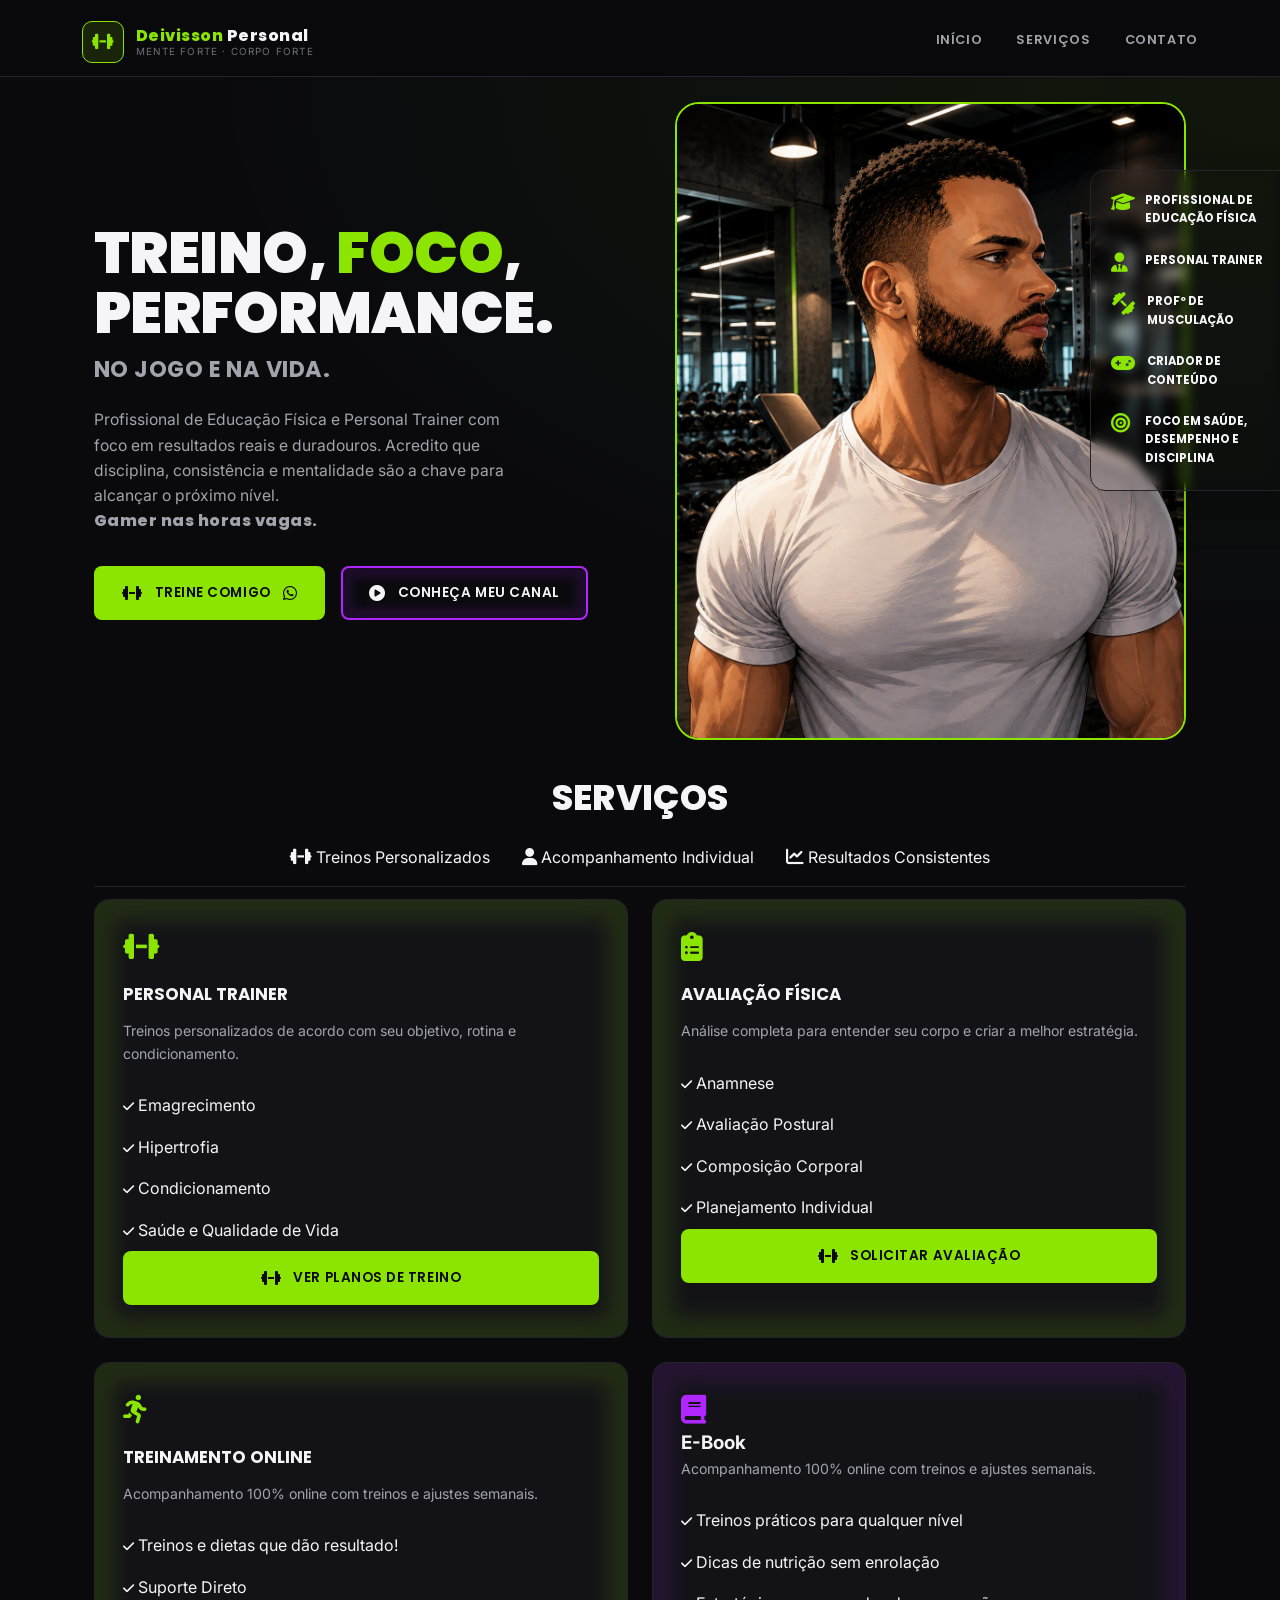
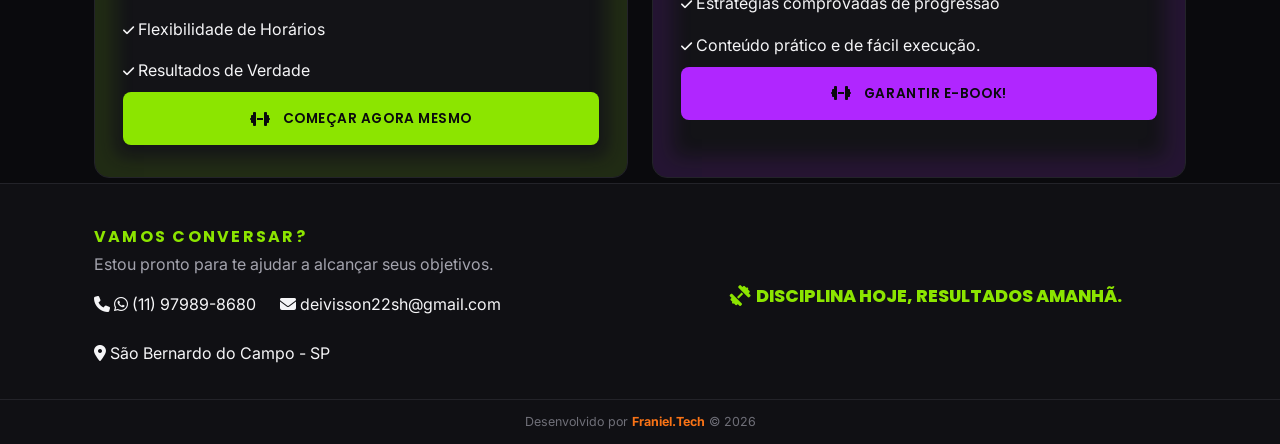
<file: index.html>
<!DOCTYPE html>
<html lang="pt-BR">
<head>
<meta charset="UTF-8">
<meta name="viewport" content="width=device-width, initial-scale=1.0">
<title>Deivisson Personal</title>
<link rel="preconnect" href="https://fonts.googleapis.com">
<link href="https://fonts.googleapis.com/css2?family=Poppins:wght@400;500;600;700;800;900&family=Inter:wght@400;500;600;700&display=swap" rel="stylesheet">
<link rel="stylesheet" href="https://cdnjs.cloudflare.com/ajax/libs/font-awesome/6.5.1/css/all.min.css">
<link rel="stylesheet" href="./style/style.css">
</head>
<body>

<header class="header" id="header" >
  <div class="container header__inner">
    <div class="logo">
      <span class="logo__icon"><i class="fa-solid fa-dumbbell"></i></span>
      <div class="logo__text">
        <span class="logo__title"><span class="dot">Deivisson</span> Personal</span>
        <span class="logo__sub">MENTE FORTE · CORPO FORTE</span>
      </div>
    </div>

    <nav class="nav" id="nav">
      <a href="#inicio" class="nav__link">INÍCIO</a>
      <a href="#servicos" class="nav__link">SERVIÇOS</a>
      <a href="#contato" class="nav__link">CONTATO</a>
    </nav>

    <button class="nav-toggle" id="navToggle" aria-label="Abrir menu">
      <i class="fa-solid fa-bars"></i>
    </button>
  </div>
</header>

<section class="hero">
  <div class="inicio" id="inicio"></div>
  <div class="container hero__grid">

    <div class="hero__content">
      <h1 class="hero__title" >
        TREINO, <span class="accent">FOCO</span>, <br>
        PERFORMANCE.
      </h1>
      <p class="hero__subtitle">NO JOGO E NA VIDA.</p>
      <p class="hero__desc">
        Profissional de Educação Física e Personal Trainer  com foco em resultados reais e duradouros. Acredito que disciplina, consistência e mentalidade são a chave para alcançar o próximo nível. <span class="logo__title"><br>Gamer nas horas vagas.</span>
      </p>

      <div class="hero__actions">
        <a id="WhatsApp" onclick="WhatsApp(this.id)" class="btn btn--primary">
          <i class="fa-solid fa-dumbbell"></i> TREINE COMIGO <i class="fa-brands fab fa-whatsapp"></i>
        </a>
        <!--<a href="#youtube" class="btn btn--outline">-->
        <a href="https://www.youtube.com/@LiroGameplays" target="_blank" class="btn btn--outline">
          <i class="fa-solid fa-circle-play"></i> CONHEÇA MEU CANAL
        </a>
        <!--<a href="./profissional/curriculo.html" target="_blank" class="btn btn--outline" style="color: rgb(255,191,0); border: 2px solid rgb(255,191,0); box-shadow: inset 0px 0px 10px 10px var(--yellow-soft);">
          <i class="fa-solid fa-circle-play"></i> VEJA MEU CURRÍCULO
        </a>-->
      </div>


    </div>

    <div class="hero__media">
      <div class="hero__frame">
       <!-- <div class="hero__placeholder">
          <i class="fa-solid fa-person-running"></i>-->
          <img src="./media/img01.png" alt="Personal trainer" class="hero__img">
        </div>

     
</section>
      
      <div class="info-card">
        <div class="info-card__item">
          <i class="fa-solid fa-graduation-cap"></i>
          <div>
            <strong>PROFISSIONAL DE EDUCAÇÃO FÍSICA</strong>
            <!--<span>CREF: 123456-G/SP</span>-->
          </div>
        </div>
        <div class="info-card__item">
          <i class="fa-solid fa-user-tie"></i>
          <div><strong>PERSONAL TRAINER</strong></div>
        </div>
        <div class="info-card__item">
          <i class="fa-solid fa-dumbbell" id="dumbbell_right"></i>
          <div><strong>PROFº DE MUSCULAÇÃO</strong></div>
        </div>
        <div class="info-card__item">
          <i class="fa-solid fa-gamepad"></i>
          <div><strong>CRIADOR DE CONTEÚDO</strong></div>
        </div>
        <div class="info-card__item">
          <i class="fa-solid fa-bullseye"></i>
          <div><strong> FOCO EM SAÚDE, DESEMPENHO E DISCIPLINA</strong></div>
        </div>
      </div>
    </div>
 
  </div>
</section>
 
<section class="services" id="servicos">
  <div class="container">
    <h2 class="section-title section-title--center">SERVIÇOS</h2>

    <ul class="hero__features">
        <li><i class="fa-solid fa-dumbbell"></i> Treinos Personalizados</li>
        <li><i class="fa-solid fa-user"></i> Acompanhamento Individual</li>
        <li><i class="fa-solid fa-chart-line"></i> Resultados Consistentes</li>
    </ul>


    <div class="services__grid">
      <div class="service-card" >
        <i class="fa-solid fa-dumbbell service-card__icon"></i>
        <h3>PERSONAL TRAINER</h3>
        <p>Treinos personalizados de acordo com seu objetivo, rotina e condicionamento.</p>
        <ul class="check-list">
          <li><i class="fa-solid fa-check"></i> Emagrecimento</li>
          <li><i class="fa-solid fa-check"></i> Hipertrofia</li>
          <li><i class="fa-solid fa-check"></i> Condicionamento</li>
          <li><i class="fa-solid fa-check"></i> Saúde e Qualidade de Vida</li>
        </ul>
          <a id="personal" onclick="WhatsApp(this.id)" class="btn btn--primary" style="width: 100%; justify-content: center;">
          <i class="fa-solid fa-dumbbell"></i> VER PLANOS DE TREINO
        </a>
      </div>
 
      <div class="service-card" >
        <i class="fa-solid fa-clipboard-list service-card__icon"></i>
        <h3>AVALIAÇÃO FÍSICA</h3>
        <p>Análise completa para entender seu corpo e criar a melhor estratégia.</p>
        <ul class="check-list">
          <li><i class="fa-solid fa-check"></i> Anamnese</li>
          <li><i class="fa-solid fa-check"></i> Avaliação Postural</li>
          <li><i class="fa-solid fa-check"></i> Composição Corporal</li>
          <li><i class="fa-solid fa-check"></i> Planejamento Individual</li>
        </ul>
          <a id="aval_fisica" onclick="WhatsApp(this.id)" class="btn btn--primary" style="width: 100%; justify-content: center;">
          <i class="fa-solid fa-dumbbell"></i> SOLICITAR AVALIAÇÃO
        </a>
      </div>
 
      <div class="service-card" >
        <i class="fa-solid fa-person-running service-card__icon"></i>
        <h3>TREINAMENTO ONLINE</h3>
        <p>Acompanhamento 100% online com treinos e ajustes semanais.</p>
        <ul class="check-list">
          <li><i class="fa-solid fa-check"></i> Treinos e dietas que dão resultado!</li>
          <li><i class="fa-solid fa-check"></i> Suporte Direto</li>
          <li><i class="fa-solid fa-check"></i> Flexibilidade de Horários</li>
          <li><i class="fa-solid fa-check"></i> Resultados de Verdade</li>
        </ul>
        <a id="treino_online" onclick="WhatsApp(this.id)" class="btn btn--primary" style="width: 100%; justify-content: center;">
          <i  class="fa-solid fa-dumbbell"></i> COMEÇAR AGORA MESMO 
        </a>
      </div>

      <div class="service-card-2" id="ebook">
        <i class="fa-solid fa-book" style="color: var(--purple); font-size: 1.8rem;"></i>
        <h3>E-Book</h3>
        <p>Acompanhamento 100% online com treinos e ajustes semanais.</p>
        <ul class="check-list">
          <li><i class="fa-solid fa-check"></i> Treinos práticos para qualquer nível</li>
          <li><i class="fa-solid fa-check"></i> Dicas de nutrição sem enrolação </li>
          <li><i class="fa-solid fa-check"></i> Estratégias comprovadas de progressão </li>
          <li><i class="fa-solid fa-check"></i> Conteúdo prático e de fácil execução. </li>
        </ul>
        <a id="ebook" onclick="WhatsApp(this.id)" class="btn btn--secondary" style="width: 100%; justify-content: center;">
          <i class="fa-solid fa-dumbbell"></i> GARANTIR E-BOOK! </i>
        </a>
      </div>

    </div>
  </div>
</section>

<footer class="footer" id="contato">
  <div class="container footer__grid">
    <div class="footer__contact">
      <span class="contacts">VAMOS CONVERSAR?</span>
      <p>Estou pronto para te ajudar a alcançar seus objetivos.</p>

      <ul class="footer__list">
        <li id="WhatsApp" onclick="WhatsApp(this.id)" ><i class="fa-solid fa-phone"> </i> <i class="fa-brands fab fa-whatsapp"> </i> (11) 97989-8680</li>
        <!--<li><i class="fa-brands fa-instagram"></i><a href="https://instagram.com/@"> @instagram</a></li>-->
        <li><i class="fa-solid fa-envelope"></i><a href="mailto:deivisson22sh@gmail.com"> deivisson22sh@gmail.com</a> </li>
        <li><i class="fa-solid fa-location-dot"></i> São Bernardo do Campo - SP</li>
      </ul>
    </div>

    <div class="footer__quote">
      <p><span class="dumbbell__icon"><i class="fa-solid fa-dumbbell" id="dumbbell_left" ></i> DISCIPLINA HOJE, RESULTADOS AMANHÃ.</p>
    </div>
  </div>

  <div class="footer__bottom">
    <div class="container" class="btn btn--outline">
      <a onclick="WhatsAppFraniel()"> Desenvolvido por <b style="color: #f97316;">Franiel.Tech</b> &copy; 2026 </a>
    </div>
  </div>
</footer>

<script src="./script/script.js"></script>
</body>
</html>
</file>
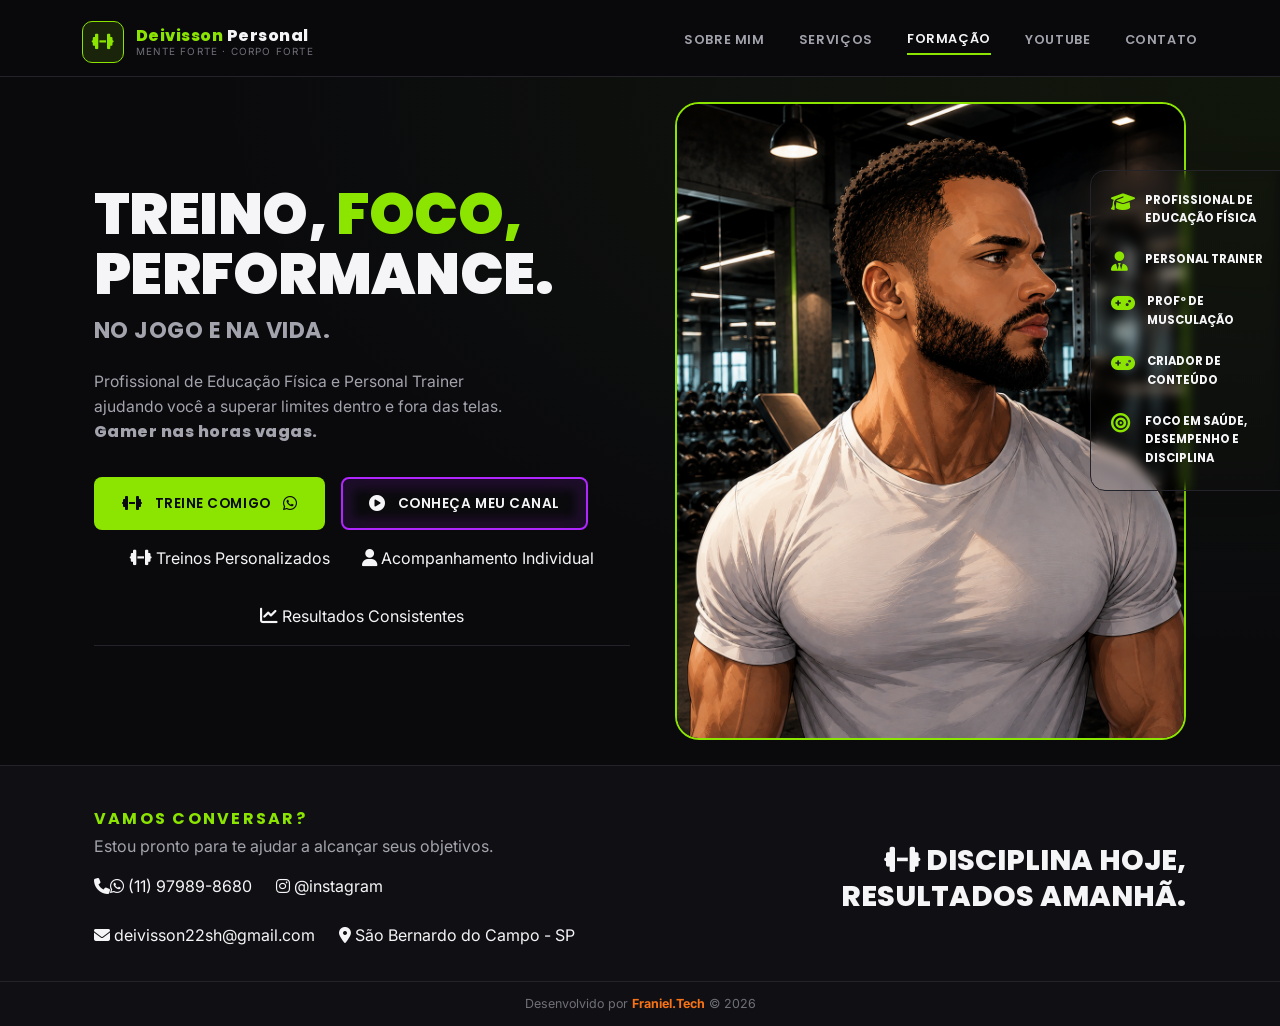
<file: home.html>
<!DOCTYPE html>
<html lang="pt-BR">
<head>
<meta charset="UTF-8">
<meta name="viewport" content="width=device-width, initial-scale=1.0">
<title>Deivisson Personal-T</title>
<link rel="preconnect" href="https://fonts.googleapis.com">
<link href="https://fonts.googleapis.com/css2?family=Poppins:wght@400;500;600;700;800;900&family=Inter:wght@400;500;600;700&display=swap" rel="stylesheet">
<link rel="stylesheet" href="https://cdnjs.cloudflare.com/ajax/libs/font-awesome/6.5.1/css/all.min.css">
<link rel="stylesheet" href="./style/style.css">
</head>
<body>

<!-- ===== HEADER ===== -->
<header class="header" id="header">
  <div class="container header__inner">
    <div class="logo">
      <span class="logo__icon"><i class="fa-solid fa-dumbbell"></i></span>
      <div class="logo__text">
        <span class="logo__title"><span class="dot">Deivisson</span> Personal</span>
        <span class="logo__sub">MENTE FORTE · CORPO FORTE</span>
      </div>
    </div>

    <nav class="nav" id="nav">
      <a href="#sobre" class="nav__link">SOBRE MIM</a>
      <a href="#servicos" class="nav__link">SERVIÇOS</a>
      <a href="#formacao" class="nav__link nav__link--active">FORMAÇÃO</a>
      <a href="#youtube" class="nav__link">YOUTUBE</a>
      <a href="#contato" class="nav__link">CONTATO</a>
    </nav>

    <button class="nav-toggle" id="navToggle" aria-label="Abrir menu">
      <i class="fa-solid fa-bars"></i>
    </button>
  </div>
</header>

<!-- ===== HERO ===== -->
<section class="hero">
  <div class="container hero__grid">

    <div class="hero__content">
      <h1 class="hero__title">
        TREINO, <span class="accent">FOCO, </span><br>
        PERFORMANCE.
      </h1>
      <p class="hero__subtitle">NO JOGO E NA VIDA.</p>
      <p class="hero__desc">
        Profissional de Educação Física e Personal Trainer ajudando você a
        superar limites dentro e fora das telas. <span class="logo__title">Gamer nas horas vagas.</span>
      </p>

      <div class="hero__actions">
        <a onclick="WhatsApp()" class="btn btn--primary">
          <i class="fa-solid fa-dumbbell"></i> TREINE COMIGO <i class="fa-brands fab fa-whatsapp"></i>
        </a>
        <!--<a href="#youtube" class="btn btn--outline">-->
        <a href="https://www.youtube.com/@LiroGameplays" target="_blank" class="btn btn--outline">
          <i class="fa-solid fa-circle-play"></i> CONHEÇA MEU CANAL
        </a>
      </div>

      <ul class="hero__features">
        <li><i class="fa-solid fa-dumbbell"></i> Treinos Personalizados</li>
        <li><i class="fa-solid fa-user"></i> Acompanhamento Individual</li>
        <li><i class="fa-solid fa-chart-line"></i> Resultados Consistentes</li>
      </ul>
    </div>

    <div class="hero__media">
      <div class="hero__frame">
       <!-- <div class="hero__placeholder">
          <i class="fa-solid fa-person-running"></i>-->
          <img src="./media/img01.png" alt="Personal trainer" class="hero__img">
        </div>

      </div>

      <div class="info-card">
        <div class="info-card__item">
          <i class="fa-solid fa-graduation-cap"></i>
          <div>
            <strong>PROFISSIONAL DE EDUCAÇÃO FÍSICA</strong>
            <!--<span>CREF: 123456-G/SP</span>-->
          </div>
        </div>
        <div class="info-card__item">
          <i class="fa-solid fa-user-tie"></i>
          <div><strong>PERSONAL TRAINER</strong></div>
        </div>
        <div class="info-card__item">
          <i class="fa-solid fa-gamepad"></i>
          <div><strong>PROFº DE MUSCULAÇÃO</strong></div>
        </div>
        <div class="info-card__item">
          <i class="fa-solid fa-gamepad"></i>
          <div><strong>CRIADOR DE CONTEÚDO</strong></div>
        </div>
        <div class="info-card__item">
          <i class="fa-solid fa-bullseye"></i>
          <div><strong>FOCO EM SAÚDE, DESEMPENHO E DISCIPLINA</strong></div>
        </div>
      </div>
    </div>

  </div>
</section>

<footer class="footer" id="contato">
  <div class="container footer__grid">
    <div class="footer__contact">
      <span class="contacts">VAMOS CONVERSAR?</span>
      <p>Estou pronto para te ajudar a alcançar seus objetivos.</p>

      <ul class="footer__list">
        <li onclick="WhatsApp()" ><i class="fa-solid fa-phone"></i><i class="fa-brands fab fa-whatsapp"></i> (11) 97989-8680</li>
        <li><i class="fa-brands fa-instagram"></i><a href="https://instagram.com/@"> @instagram</a></li>
        <li><i class="fa-solid fa-envelope"></i><a href="mailto:deivisson22sh@gmail.com"> deivisson22sh@gmail.com</a> </li>
        <li><i class="fa-solid fa-location-dot"></i> São Bernardo do Campo - SP</li>
      </ul>
    </div>

    <div class="footer__quote">
      <p><span class="final__icon"><i class="fa-solid fa-dumbbell"></i> DISCIPLINA HOJE,<br>RESULTADOS AMANHÃ.</p>
    </div>
  </div>

  <div class="footer__bottom">
    <div class="container" class="btn btn--outline">
      <a onclick="WhatsAppFraniel()"> Desenvolvido por <b style="color: #f97316;">Franiel.Tech</b> &copy; 2026 </a>
    </div>
  </div>
</footer>

<script src="./script/script.js"></script>
</body>
</html>
</file>
<file: style/style.css>
/* ==========================================================================
   MOVE & PLAY — STYLESHEET
   Índice:
   1. Reset
   2. Tokens (cores, espaçamento, tipografia)
   3. Base (html, body, elementos globais)
   4. Utilitários (container, títulos, textos de destaque)
   5. Componentes (botões, cards, listas)
   6. Header / Navegação
   7. Seções (Hero, Sobre, Serviços, Split, Footer)
   8. Responsivo (1024px / 768px / 480px)
   9. Acessibilidade (reduced motion)
   ========================================================================== */


/* ==========================================================================
   1. RESET
   ========================================================================== */
*,
*::before,
*::after {
  margin: 0;
  padding: 0;
  box-sizing: border-box;
}

ul { list-style: none; }
a  { text-decoration: none; color: inherit; }
i  { line-height: 1; }
img { max-width: 100%; display: block; }


/* ==========================================================================
   2. TOKENS
   ========================================================================== */
:root {
  /* Cores */
  --bg: #0a0a0d;
  --bg-alt: #101014;
  --bg-card: #131317;
  --border: #232329;

  --green: #8ce500;
  --green-soft: rgba(140, 229, 0, 0.12);
  --purple: #b026ff;
  --purple-soft: rgba(176, 38, 255, 0.12);

  --white: #f5f5f7;
  --gray: #a3a3ad;
  --gray-dim: #6f6f78;

  --yellow-soft: rgba(255, 191, 0, 0.1);

  /* Tipografia */
  --font-display: 'Poppins', sans-serif;
  --font-body: 'Inter', sans-serif;

  /* Escala de espaçamento (evita números soltos pelo arquivo) */
  --space-0: 2px;
  --space-1: 4px;
  --space-2: 8px;
  --space-3: 12px;
  --space-4: 16px;
  --space-5: 20px;
  --space-6: 24px;
  --space-8: 32px;
  --space-10: 40px;
  --space-12: 48px;
  --space-16: 64px;
  --space-20: 80px;

  /* Layout */
  --radius-sm: 8px;
  --radius-md: 10px;
  --radius-lg: 15px;
  --radius-xl: 24px;
  --container: 1140px;

  /* Transições reutilizáveis */
  --ease: 0.25s ease;

  /* Padronização de fundo desfocado */
  --blur-filter: blur(6px);
}


/* ==========================================================================
   3. BASE
   ========================================================================== */
html {
  scroll-behavior: smooth;
}

body {
  background: var(--bg);
  color: var(--white);
  font-family: var(--font-body);
  line-height: 1.6;
  -webkit-font-smoothing: antialiased;
}

:focus-visible {
  outline: 2px solid var(--green);
  outline-offset: 3px;
}


/* ==========================================================================
   4. UTILITÁRIOS
   ========================================================================== */
.container {
  max-width: var(--container);
  margin: 0 auto;
  padding: 0 var(--space-6);
}

.contacts {
  display: inline-block;
  font-family: var(--font-display);
  font-weight: 700;
  font-size: 1rem;
  letter-spacing: 0.14em;
  color: var(--green);
  margin-bottom: var(--space-0);
}
.contacts--purple { color: var(--purple); }

.section-title {
  font-family: var(--font-display);
  font-weight: 800;
  font-size: clamp(1.6rem, 3vw, 2.2rem);
  letter-spacing: 0.01em;
  margin-bottom: var(--space-0);
}
.section-title--center {
  text-align: center;
  margin-bottom: var(--space-0);
}


/* ==========================================================================
   5. COMPONENTES
   ========================================================================== */

/* --- Botões --- */
.btn {
  display: inline-flex;
  align-items: center;
  gap: var(--space-3);
  padding: 14px 26px;
  border: 2px solid transparent;
  border-radius: var(--radius-sm);
  font-family: var(--font-display);
  font-weight: 600;
  font-size: 0.85rem;
  letter-spacing: 0.04em;
  cursor: pointer;
  transition: transform var(--ease), box-shadow var(--ease), background var(--ease);
}
.btn i { font-size: 1rem; }

.btn--primary {
  background: var(--green);
  color: var(--bg);
}
.btn--primary:hover {
  transform: translateY(-2px);
  box-shadow: 0 10px 24px var(--green-soft);
}

.btn--secondary {
  background: var(--purple);
  color: var(--bg);
}
.btn--secondary:hover {
  transform: translateY(-2px);
  box-shadow: 0 10px 24px var(--purple-soft);
}

.btn--outline {
  background: transparent;
  border-color: var(--purple);
  color: var(--white);
  box-shadow: inset 0px 0px 10px 10px var(--purple-soft);
}
.btn--outline:hover {
  background: var(--purple-soft);
  box-shadow: 0 10px 24px var(--purple-soft);
  transform: translateY(-2px);
}

/* --- Listas com ícone --- */
.icon-list li {
  display: flex;
  align-items: center;
  gap: var(--space-3);
  font-size: 0.85rem;
  color: var(--gray);
}
.icon-list i { color: var(--green); }


/* ==========================================================================
   6. HEADER / NAVEGAÇÃO
   ========================================================================== */
.header {
  position: sticky;
  top: 0;
  z-index: 100;
  background: rgba(10, 10, 13, 0.85);
  backdrop-filter: blur(10px);
  border-bottom: 1px solid var(--border);
  padding: 5px;
}

.header__inner {
  display: flex;
  align-items: center;
  justify-content: space-between;
  padding: var(--space-4) var(--space-3) var(--space-2);
}

.logo {
  display: flex;
  align-items: center;
  gap: var(--space-3);
}

.logo__icon {
  width: 42px;
  height: 42px;
  display: flex;
  align-items: center;
  justify-content: center;
  border: 1px solid var(--green);
  border-radius: var(--radius-md);
  background: var(--green-soft);
  color: var(--green);
  font-size: 1.1rem;
}

.dumbbell__icon {
  display: flex;
  align-items: center;
  justify-content: center;
  color: var(--green);
  font-size: 1.1rem;
}
#dumbbell_left  { transform: rotate(-45deg); padding: 5px; }
#dumbbell_right { transform: rotate(45deg); }

.logo__text {
  display: flex;
  flex-direction: column;
  line-height: 1.2;
}
.logo__title {
  font-family: var(--font-display);
  font-weight: 800;
  font-size: 1rem;
  letter-spacing: 0.03em;
}
.logo__title .dot { color: var(--green); }
.logo__sub {
  font-size: 0.62rem;
  letter-spacing: 0.12em;
  color: var(--gray-dim);
}

.nav {
  display: flex;
  align-items: center;
  gap: 34px;
}
.nav__link {
  font-family: var(--font-display);
  font-size: 0.8rem;
  font-weight: 600;
  letter-spacing: 0.05em;
  color: var(--gray);
  padding-bottom: var(--space-1);
  transition: color var(--ease);
}
.nav__link:hover { color: var(--white); }
.nav__link--active {
  color: var(--white);
  border-bottom: 2px solid var(--green);
}
.nav__link--accent { color: var(--green); }

.nav-toggle {
  display: none;
  background: none;
  border: none;
  color: var(--white);
  font-size: 1.4rem;
  cursor: pointer;
}


/* ==========================================================================
   7. HERO
   ========================================================================== */
.hero {
  padding: 25px 5px;
  background:
    radial-gradient(ellipse at top right, rgba(140, 229, 0, 0.06), transparent 60%),
    var(--bg);
}

.hero__grid {
  display: grid;
  grid-template-columns: 1.05fr 1fr;
  gap: 45px;
  align-items: center;
}

.hero__title {
  font-family: var(--font-display);
  font-weight: 900;
  font-size: clamp(2.4rem, 5vw, 3.6rem);
  line-height: 1.05;
  letter-spacing: -0.01em;
}
.hero__title .accent { color: var(--green); }

.hero__subtitle {
  font-family: var(--font-display);
  font-weight: 700;
  font-size: clamp(1.1rem, 2vw, 1.4rem);
  color: var(--gray);
  letter-spacing: 0.02em;
  margin-top: var(--space-2);
}

.hero__desc {
  max-width: 440px;
  color: var(--gray);
  font-size: 0.98rem;
  margin-top: var(--space-5);
}

.hero__actions {
  display: flex;
  flex-wrap: wrap;
  gap: var(--space-4);
  margin-top: var(--space-8);
}

.hero__features {
  display: flex;
  flex-wrap: wrap;
  gap: var(--space-6);
  margin-bottom: var(--space-3);
  padding-top: var(--space-3);
  padding-bottom: var(--space-3);
  border-bottom: 1px solid var(--border);
  justify-content: center;
}
.hero__features li {
  border-radius: 25px;
  padding: var(--space-1);
  transition: background-color var(--ease), color var(--ease), box-shadow var(--ease);
}
.hero__features li:hover {
  background-color: var(--yellow-soft);
  backdrop-filter: var(--blur-filter);
  color: var(--white);
  box-shadow: 0px 0px 20px 11px var(--yellow-soft);
}
.hero__features i { font-size: 1.1rem; }

/* --- Mídia do hero --- */
.hero__media { position: relative; }

.hero__frame {
  position: relative;
  aspect-ratio: 4 / 5;
  border: 2px solid var(--green);
  border-radius: var(--radius-xl);
  overflow: hidden;
  background: linear-gradient(160deg, #16181a, #0a0a0d 70%);
}

.hero__placeholder {
  width: 100%;
  height: 100%;
  display: flex;
  align-items: center;
  justify-content: center;
  color: var(--border);
  font-size: 6rem;
  background: repeating-linear-gradient(135deg, rgba(140, 229, 0, 0.04) 0 2px, transparent 2px 24px);
}

.hero__img,
.about__img,
.youtube__img {
  width: 100%;
  height: 100%;
  object-fit: cover;
}

/* --- Card de credenciais flutuante --- */
.info-card {
  position: absolute;
  top: 170px;
  right: -25px;
  width: 215px;
  display: flex;
  flex-direction: column;
  gap: var(--space-5);
  padding: var(--space-5);
  border: 1px solid var(--border);
  border-radius: var(--radius-lg);
  box-shadow: 0 20px 40px rgba(0, 0, 0, 0.2);
  backdrop-filter: blur(6px);
}

.info-card__item {
  display: flex;
  align-items: flex-start;
  gap: 14px;
  font-size: 0.72rem;
}
.info-card__item i {
  min-width: 20px;
  margin-top: 2px;
  color: var(--green);
  font-size: 1.2rem;
}
.info-card__item strong {
  display: block;
  font-family: var(--font-display);
  font-weight: 700;
  font-size: 0.72rem;
  margin-bottom: 3px;
}
.info-card__item span {
  color: var(--gray-dim);
  font-size: 0.68rem;
}
.info-card__item:hover {
  background-color: var(--yellow-soft);
  backdrop-filter: var(--blur-filter);
  color: var(--white);
  box-shadow: 5px 1px 20px 12px var(--yellow-soft);
  border-radius: 25px;
}


/* ==========================================================================
   7.1 SOBRE MIM
   ========================================================================== */
.about {
  padding: var(--space-20) 0;
  background: var(--bg-alt);
}

.about__grid {
  display: grid;
  grid-template-columns: 0.9fr 1.1fr;
  gap: 60px;
  align-items: center;
}

.about__placeholder {
  aspect-ratio: 4 / 5;
  display: flex;
  align-items: center;
  justify-content: center;
  border: 2px solid var(--green);
  border-radius: 20px;
  background: linear-gradient(160deg, #16181a, #0a0a0d 70%);
  color: var(--border);
  font-size: 5rem;
  transform: rotate(-2deg);
}

.about__content p {
  max-width: 520px;
  color: var(--gray);
  margin-bottom: var(--space-4);
}

.stats {
  display: grid;
  grid-template-columns: repeat(4, 1fr);
  gap: var(--space-4);
  margin-top: var(--space-8);
}

.stat {
  background: var(--bg-card);
  border: 1px solid var(--border);
  border-radius: var(--radius-lg);
  padding: var(--space-5) 14px;
  text-align: left;
}
.stat i {
  display: block;
  margin-bottom: var(--space-3);
  color: var(--green);
  font-size: 1.3rem;
}
.stat strong {
  display: block;
  font-family: var(--font-display);
  font-weight: 800;
  font-size: 1.15rem;
}
.stat span {
  display: block;
  margin-top: var(--space-1);
  color: var(--gray-dim);
  font-size: 0.66rem;
  letter-spacing: 0.04em;
}


/* ==========================================================================
   7.2 SERVIÇOS
   ========================================================================== */
.services { padding: 5px; }

.services__grid {
  display: grid;
  grid-template-columns: repeat(2, 1fr);
  gap: var(--space-6);
}

.service-card,
.service-card-2 {
  position: relative;
  background: var(--bg-card);
  border: 1px solid var(--border);
  border-radius: var(--radius-lg);
  padding: var(--space-8) 28px;
  transition: transform var(--ease), border-color var(--ease);

  /* "Respiração" verde: o glow interno incha e volta ao normal em ciclo suave */
  box-shadow: inset 0 0 20px 20px var(--green-soft);
  animation: breathe-green 4s ease-in-out infinite;
}

.service-card-2 {
  box-shadow: inset 0 0 20px 20px var(--purple-soft);
  /* leve atraso: os cards "respiram" fora de sincronia, fica mais natural */
  animation: breathe-purple 4s ease-in-out infinite;
  animation-delay: -2s;
}

.service-card:hover {
  transform: translateY(-6px);
  border-color: var(--green);
}
.service-card-2:hover {
  transform: translateY(-6px);
  border-color: var(--purple);
}

.service-card__icon {
  display: block;
  margin-bottom: var(--space-5);
  color: var(--green);
  font-size: 1.8rem;
}

.service-card h3 {
  font-family: var(--font-display);
  font-weight: 700;
  font-size: 1.05rem;
  margin-bottom: var(--space-3);
}

.service-card p,
.service-card-2 p {
  color: var(--gray);
  font-size: 0.88rem;
  margin-bottom: var(--space-5);
}

.check-list li { padding: var(--space-2) 0; }
.check-list i { font-size: 0.8rem; }


@keyframes breathe-green {
  0%, 100% { box-shadow: inset 0 0 30px 30px var(--green-soft); }
  25%      { box-shadow: inset 0 0 40px 40px var(--green-soft); }
  25%      { box-shadow: inset 0 0 50px 50px var(--green-soft); }
  75%, 100% { box-shadow: inset 0 0 40px 40px var(--green-soft); }
  100%      { box-shadow: inset 0 0 30px 30px var(--green-soft); }
}

@keyframes breathe-purple {
  0%, 100% { box-shadow: inset 0 0 30px 30px var(--purple-soft); }
  25%      { box-shadow: inset 0 0 40px 40px var(--purple-soft); }
  25%      { box-shadow: inset 0 0 50px 50px var(--purple-soft); }
  75%, 100% { box-shadow: inset 0 0 40px 40px var(--purple-soft); }
  100%      { box-shadow: inset 0 0 30px 30px var(--purple-soft); }
}


/* ==========================================================================
   7.3 FORMAÇÃO / YOUTUBE (split)
   ========================================================================== */
.split {
  display: grid;
  grid-template-columns: 1fr 1fr;
}
.split__col { padding: var(--space-20) 60px; }

.split__col--formation { background: var(--bg-alt); }
.split__col--youtube {
  background:
    radial-gradient(ellipse at top left, rgba(176, 38, 255, 0.14), transparent 60%),
    var(--bg-card);
}
.split__col--youtube p {
  max-width: 400px;
  color: var(--gray);
  margin-bottom: var(--space-6);
}

.formation-item {
  display: flex;
  align-items: flex-start;
  gap: 18px;
  padding: var(--space-5) 0;
  border-bottom: 1px solid var(--border);
}
.formation-item:last-child { border-bottom: none; }
.formation-item i {
  flex-shrink: 0;
  width: 44px;
  height: 44px;
  display: flex;
  align-items: center;
  justify-content: center;
  border: 1px solid var(--green);
  border-radius: var(--radius-md);
  background: var(--green-soft);
  color: var(--green);
  font-size: 1.4rem;
}
.formation-item strong {
  display: block;
  font-family: var(--font-display);
  font-weight: 700;
  font-size: 0.95rem;
  margin-bottom: var(--space-1);
}
.formation-item span {
  color: var(--gray-dim);
  font-size: 0.82rem;
}

.youtube__placeholder {
  aspect-ratio: 16 / 9;
  display: flex;
  align-items: center;
  justify-content: center;
  margin-top: var(--space-8);
  border: 1px solid var(--purple);
  border-radius: var(--radius-lg);
  background: linear-gradient(160deg, #1a1420, #0a0a0d 70%);
  color: var(--purple);
  font-size: 3.5rem;
}


/* ==========================================================================
   7.4 FOOTER
   ========================================================================== */
.footer {
  padding-top: var(--space-10);
  background: var(--bg-alt);
  border-top: 1px solid var(--border);
}

.footer__grid {
  display: grid;
  grid-template-columns: 1fr 1fr;
  gap: var(--space-10);
  align-items: center;
  padding-bottom: var(--space-8);
}

.footer__contact p {
  color: var(--gray);
  margin-bottom: 14px;
}

.footer__list {
  display: flex;
  flex-wrap: wrap;
  gap: var(--space-6);
}

.footer__quote {
  position: relative;
  text-align: right;
}
.quote-icon {
  display: block;
  margin-bottom: var(--space-2);
  color: var(--border);
  font-size: 2.5rem;
}
.footer__quote p {
  font-family: var(--font-display);
  font-weight: 800;
  font-size: clamp(1.3rem, 2.5vw, 1.8rem);
  line-height: 1.25;
}

.footer__bottom {
  padding: var(--space-3) 0;
  border-top: 1px solid var(--border);
  color: var(--gray-dim);
  font-size: 0.78rem;
  text-align: center;
}


/* ==========================================================================
   8. RESPONSIVO
   Breakpoints: 1024px (tablet) · 768px (tablet retrato / mobile grande) · 480px (celular)
   ========================================================================== */

/* --- ≤ 1024px: tablets --- */
@media (max-width: 1024px) {
  .hero__grid { grid-template-columns: 1fr; }
  .hero__media { max-width: 420px; margin: 0 auto; }

  .about__grid { grid-template-columns: 1fr; }
  .about__grid { display: flex; flex-direction: column-reverse; }
  .about__placeholder { max-width: 420px; margin: 0 auto; }

  .services__grid { grid-template-columns: repeat(2, 1fr); }

  .split { grid-template-columns: 1fr; }
  .split__col { padding: var(--space-16) var(--space-8); }

  .footer__grid { grid-template-columns: 1fr; text-align: left; }
  .footer__quote { text-align: left; }
  .info-card {
    position: absolute;
    top: 600px;
    right: 105px;
  }

  .nav {
    position: fixed;
    right: 10px;
    z-index: 99;
    flex-direction: column;
    align-items: flex-start;
    gap: 0;
    padding: var(--space-3) var(--space-6) var(--space-6);
    transform: translateY(-120%);
    transition: transform var(--ease), opacity var(--ease);
    border: 1px solid var(--border);
    border-radius: var(--radius-lg);
    box-shadow: 0 20px 40px rgba(0, 0, 0, 0.2);
    background-color: rgba(0, 0, 0, 0.9);
    backdrop-filter: blur(6px);
  }
  .nav.is-open {
    transform: translateY(0);
    opacity: 1;
    top: 85px;
  }
  .nav__link {
    width: 100%;
    padding: var(--space-4) 0;
    border-bottom: 1px solid var(--border);
  }
  .nav-toggle { display: block; }
}

/* --- ≤ 768px: mobile grande / tablet retrato --- */
@media (max-width: 768px) {
  .container { padding: 0 var(--space-4); }

  .nav {
    position: fixed;
    right: 10px;
    z-index: 99;
    flex-direction: column;
    align-items: flex-start;
    gap: 0;
    padding: var(--space-3) var(--space-6) var(--space-6);
    transform: translateY(-120%);
    transition: transform var(--ease), opacity var(--ease);
    border: 1px solid var(--border);
    border-radius: var(--radius-lg);
    box-shadow: 0 20px 40px rgba(0, 0, 0, 0.2);
    background-color: rgba(0, 0, 0, 0.75);
  }
  .nav.is-open {
    transform: translateY(0);
    opacity: 1;
    top: 60px;
  }
  .nav__link {
    width: 100%;
    padding: var(--space-4) 0;
    border-bottom: 1px solid var(--border);
  }
  .nav-toggle { display: block; }

  .hero { padding: var(--space-5) 0; }
  .hero__actions { flex-direction: column; align-items: stretch; }
  .hero__actions .btn { justify-content: center; }

  .info-card {
    right: 60px;
    position: static;
    width: auto;
    height: auto;
  }

  .stats { grid-template-columns: repeat(2, 1fr); }
  .services__grid { grid-template-columns: 1fr; }
  .split__col { padding: var(--space-12) var(--space-6); }

  .contacts { font-size: 1.1rem; }
}

/* --- ≤ 480px: celular --- */
@media (max-width: 480px) {
  .hero__title { font-size: 2rem; }
  .hero__frame { max-width: 260px; margin: 0 auto; }

  .stats { grid-template-columns: 1fr 1fr; gap: var(--space-3); }
  .stat { padding: var(--space-4) var(--space-3); }

  .footer { padding: var(--space-3); }
  .footer__grid { padding-bottom: var(--space-3); }
  .footer__quote p {
    position: static;
    text-align: left;
  }

  .logo__sub { display: none; }
}


/* ==========================================================================
   9. ACESSIBILIDADE
   ========================================================================== */
/* @media (prefers-reduced-motion: reduce) {
  * {
    transition: none !important;
    scroll-behavior: auto !important;
  }
  .service-card,
  .service-card-2 {
    animation: none;
  }
}
  */
</file>
